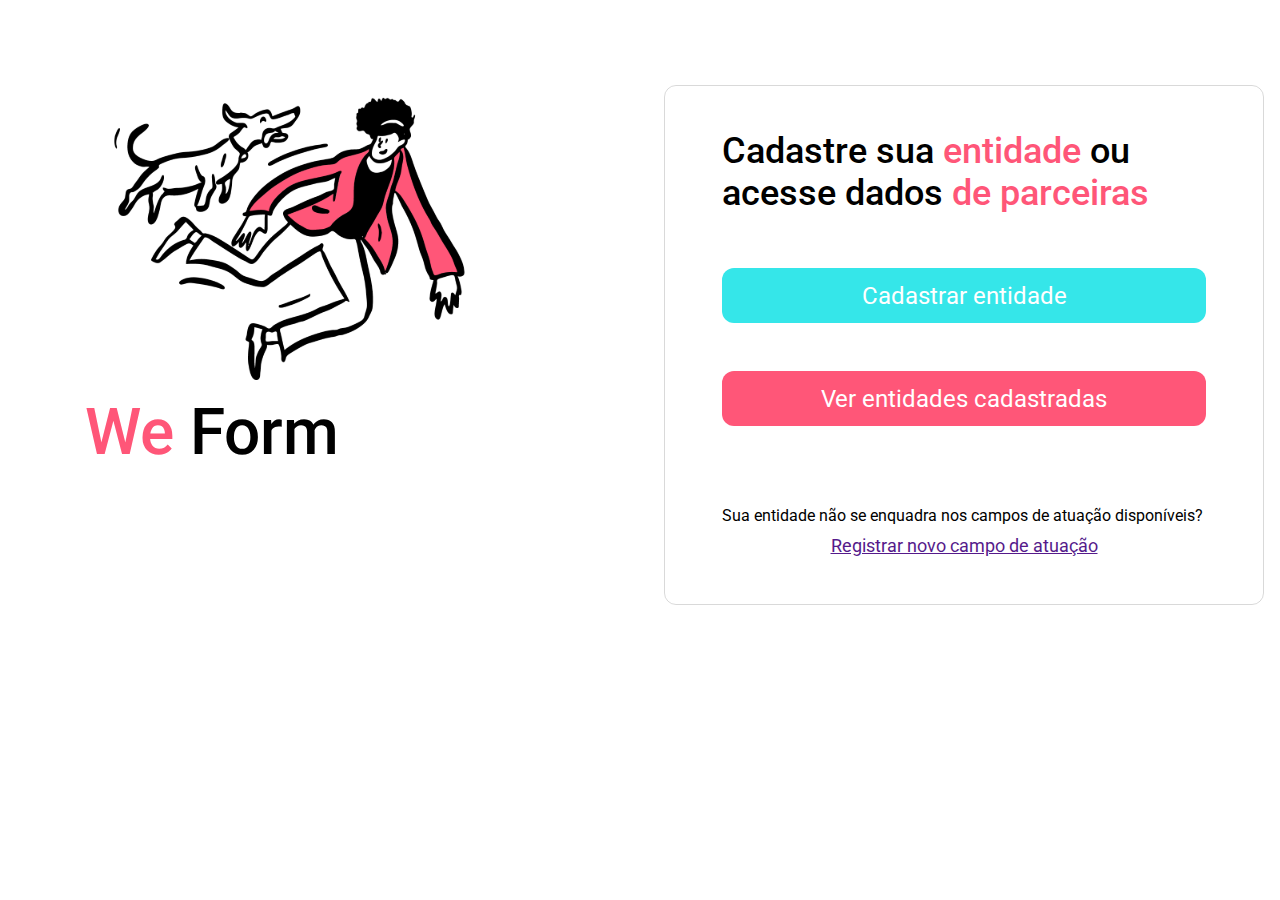
<file: index.html>
<!DOCTYPE html>
<html lang="pt-br">
<head>
    <meta charset="UTF-8">
    <meta http-equiv="X-UA-Compatible" content="IE=edge">
    <meta name="viewport" content="width=device-width, initial-scale=1.0">
    <title>Document</title>
    <link rel="stylesheet" href="styles.css">

    <link rel="preconnect" href="https://fonts.googleapis.com">
    <link rel="preconnect" href="https://fonts.gstatic.com" crossorigin>
    <link href="https://fonts.googleapis.com/css2?family=Roboto:wght@100;300;400;500;700&display=swap" rel="stylesheet">


    <link rel="stylesheet" href="assets/fontawesome/css/all.css">
</head>
<body>
    <div class="content">
        <aside>
            <img src="assets/hero.svg" alt="" srcset="">

            <h1> <span>We</span> Form</h1>
        </aside>


        <main>
            <h2>Cadastre sua <span>entidade</span> ou acesse dados <span>de parceiras</span></h2>
            
            <div class="actions">
                <a href="cadastro-entidade.html">Cadastrar entidade</a>
                <a href="">Ver entidades cadastradas</a>
            </div>
            <footer>
                <p>Sua entidade não se enquadra nos campos de atuação disponíveis?</p>
                <a href="">Registrar novo campo de atuação</a>
            </footer>
            
        </main>

        
    </div>
</body>
</html>
</file>
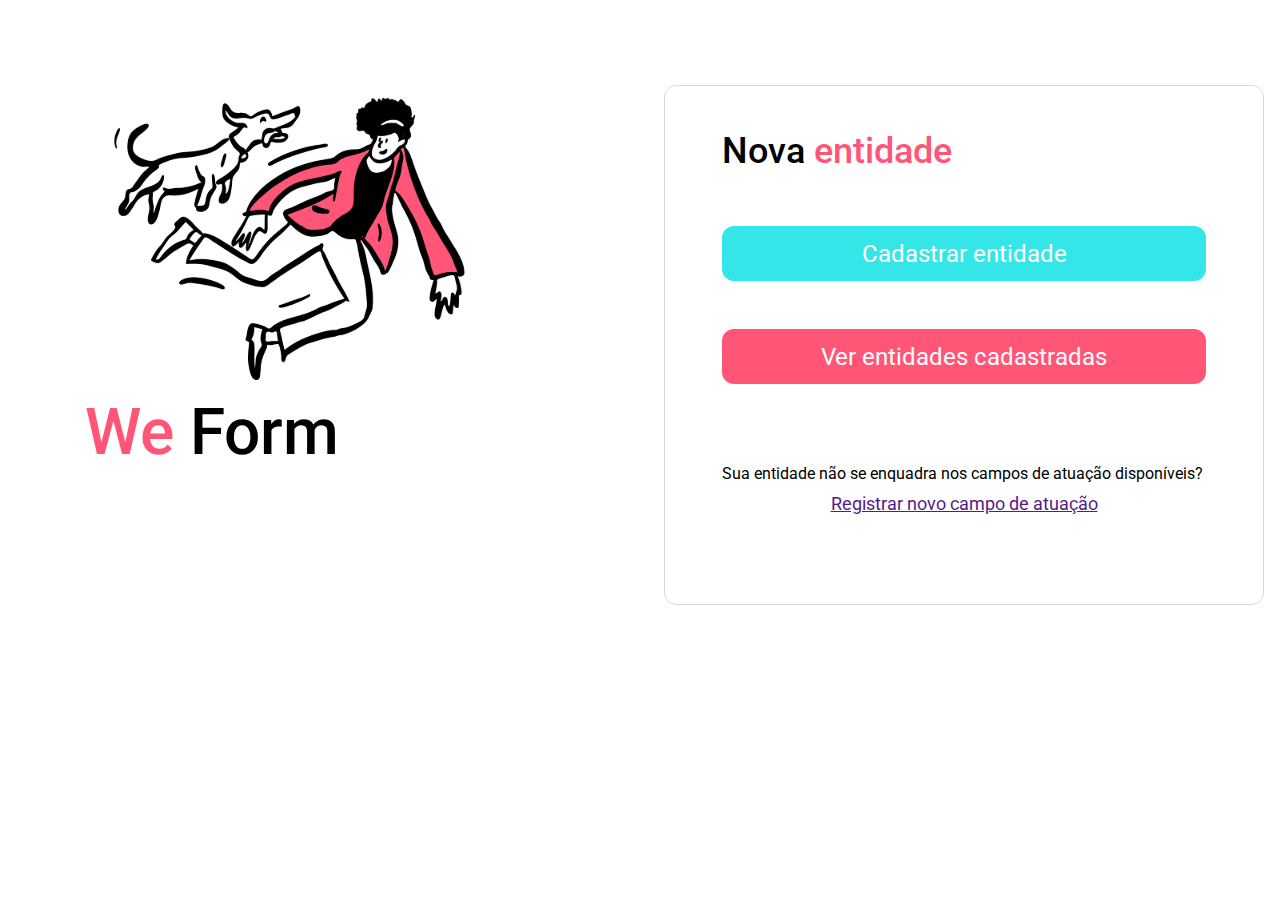
<file: cadastro-entidade.html>
<!DOCTYPE html>
<html lang="pt-br">
<head>
    <meta charset="UTF-8">
    <meta http-equiv="X-UA-Compatible" content="IE=edge">
    <meta name="viewport" content="width=device-width, initial-scale=1.0">
    <title>Document</title>
    <link rel="stylesheet" href="styles.css">

    <link rel="preconnect" href="https://fonts.googleapis.com">
    <link rel="preconnect" href="https://fonts.gstatic.com" crossorigin>
    <link href="https://fonts.googleapis.com/css2?family=Roboto:wght@100;300;400;500;700&display=swap" rel="stylesheet">


    <link rel="stylesheet" href="assets/fontawesome/css/all.css">
</head>
<body>
    <div class="content">
        <aside>
            <img src="assets/hero.svg" alt="" srcset="">

            <h1> <span>We</span> Form</h1>
        </aside>


        <main>
            <h2>Nova <span>entidade</span></h2>
            
            <div class="actions">
                <a href="">Cadastrar entidade</a>
                <a href="">Ver entidades cadastradas</a>
            </div>
            <footer>
                <p>Sua entidade não se enquadra nos campos de atuação disponíveis?</p>
                <a href="">Registrar novo campo de atuação</a>
            </footer>
            
        </main>

        
    </div>
</body>
</html>
</file>
<file: styles.css>
* {
    margin: 0;
    padding: 0;
    box-sizing: border-box;
}

:root{
    font-size: 62.5%;
}

body{
    font-family: 'Roboto', sans-serif;
    font-size: 1.4rem;


}

.content {
    display: grid;

    grid-template-areas:
        ". . . . ."
        ". hero . form ."
        ". hero . form ."
        ". . . . ."
    ;
    gap: 8.5rem;
}

main{
    grid-area: form;
}
aside{
    grid-area: hero;
}
aside h1{
    font-style: normal;
    font-weight: 500;
    font-size: 64px;
    line-height: 75px;
}
aside h1 span, main h2 span{
    color: #FF5678;
}


main{
    width: 60rem;
    height: 52rem;
    border: 0.1rem solid rgba(0, 0, 0, 0.15);
    padding: 4.4rem 5.7rem;
    border-radius: 1.2rem;


}

main h2{
    max-width: 43rem;
    font-size: 3.6rem;
    font-weight: 500;
}

main .actions{
    display: flex;
    flex-flow: column wrap;
}

main .actions a{
    text-decoration: none;
    border-radius: 1.2rem;
    font-size: 2.4rem;
    height: 5.5rem;
    background-color: #35E6E9;
    color: #fff;

    display: flex;
    justify-content: center;
    align-items: center;
    margin-top: 5.4rem;
}

main .actions a+a{
    background-color: #FF5678;
    margin-top: 4.8rem;
}

main footer p{
    font-size: 1.6rem;
    margin-top: 8rem;
}
main footer a{
    margin-top: 1rem;
    font-size: 1.8rem;
    display: block;

    text-align: center;
    color: 000;
}
</file>
